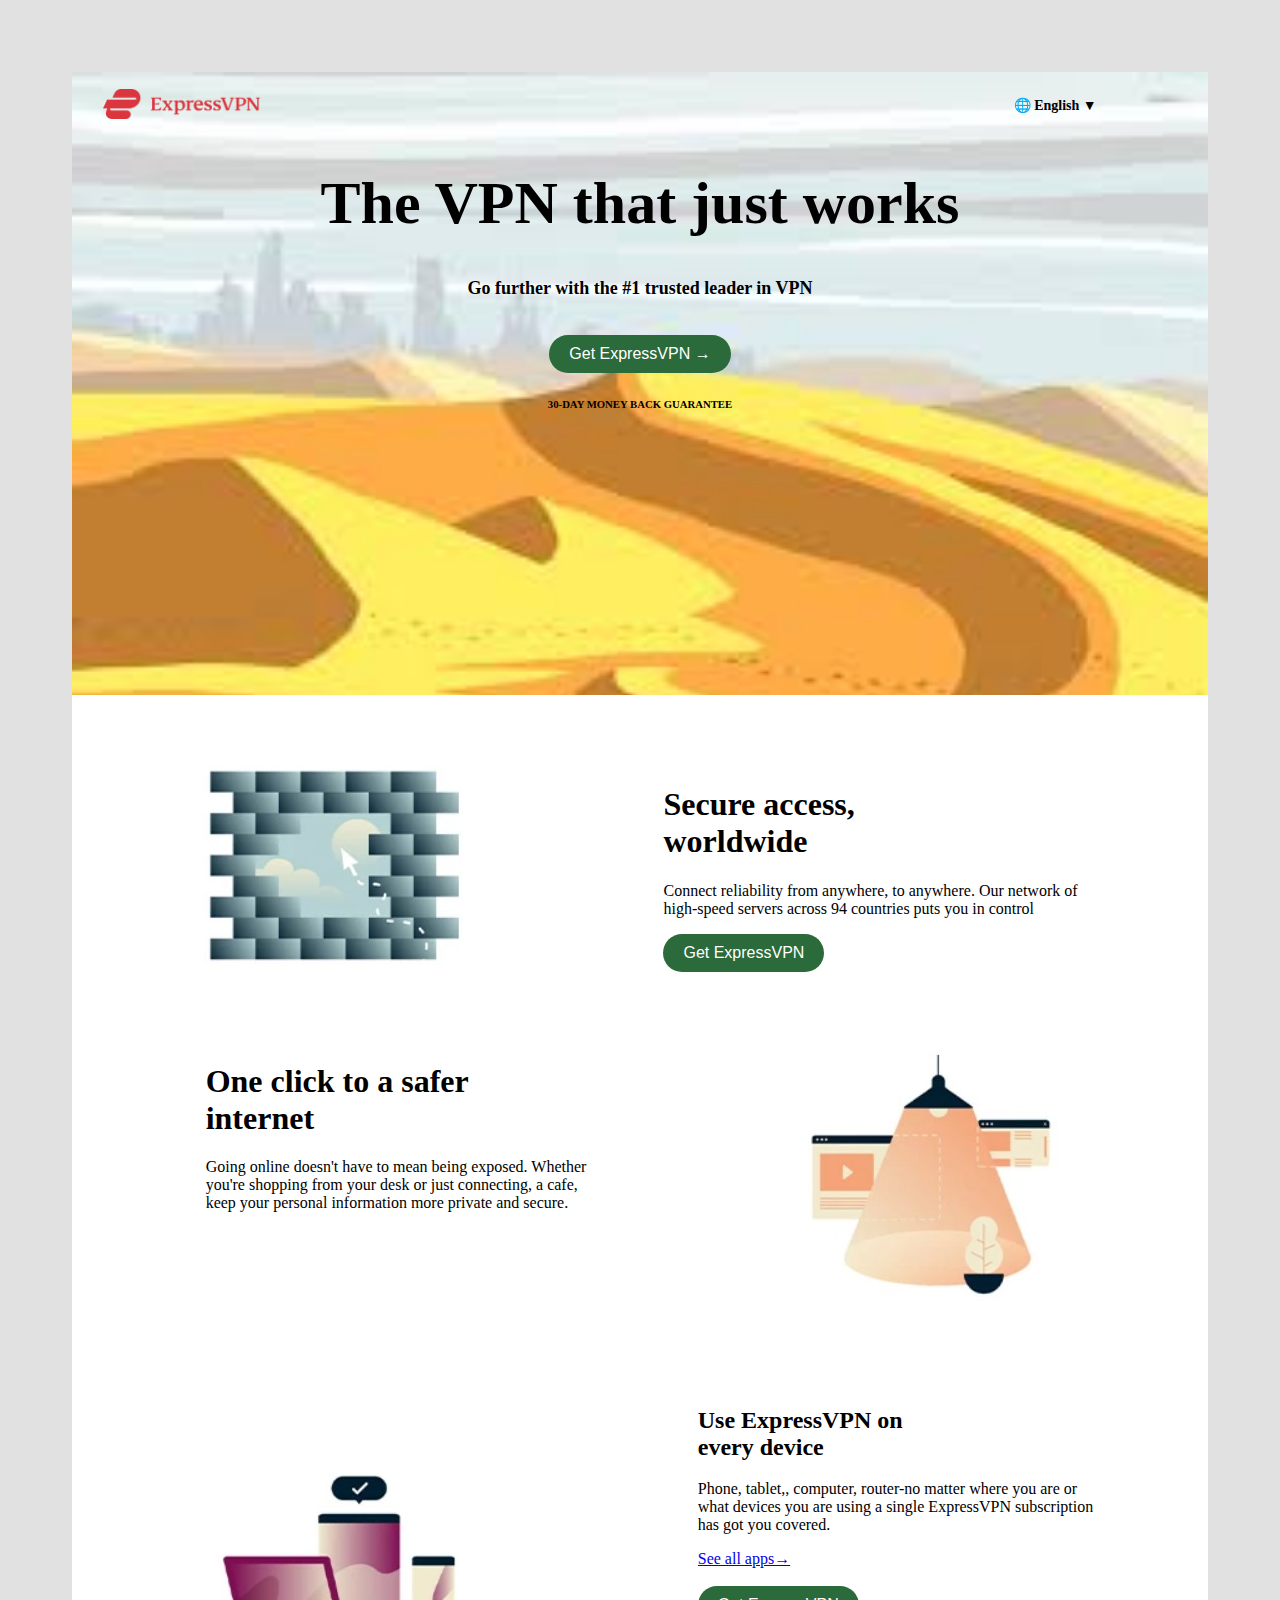
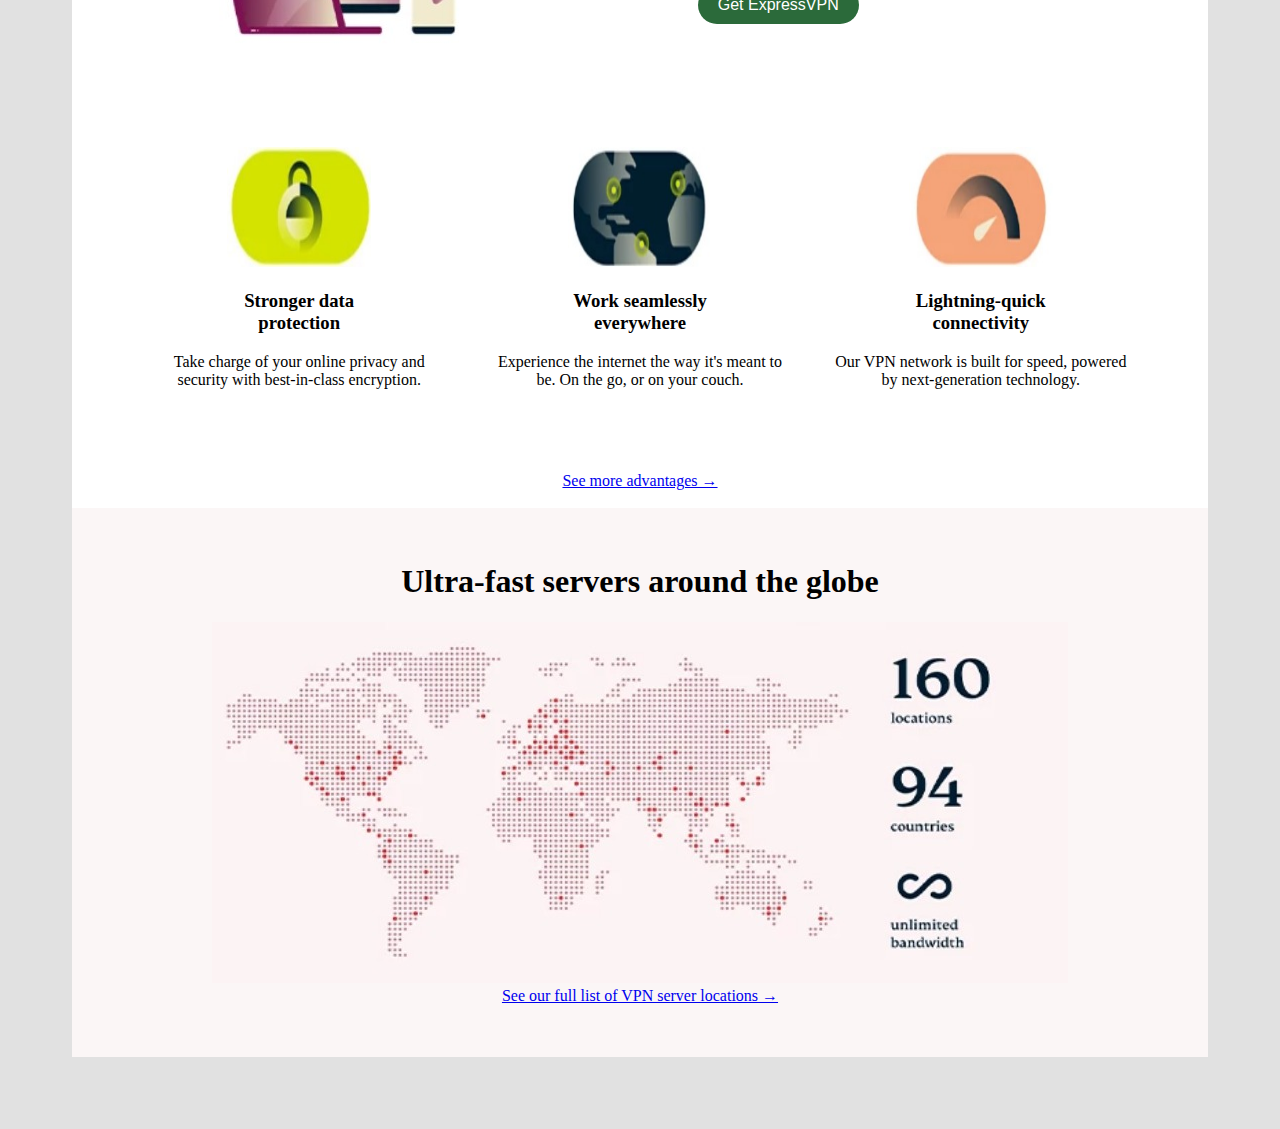
<file: Level-1_Task-1/index.html>
<!DOCTYPE html>
<html>
  <title>Landing Page</title>
  <link rel="stylesheet" type="text/css" href="styles.css" />
  <meta name="viewport" content="width=device-width, initial-scale=1" />
  <link
    rel="stylesheet"
    href="https://cdnjs.cloudflare.com/ajax/libs/font-awesome/4.7.0/css/font-awesome.min.css"
  />
  <body>
    <div class="container">
      <div class="header">
        <nav class="navbar">
          <div class="navbar-logo">
            <img src="images/logo.png" alt="Company Logo" />
          </div>
          <div class="navbar-language">
            <p>🌐 English &#x25BC;</p>
          </div>
        </nav>
        <h1>The VPN that just works</h1>
        <h3>Go further with the #1 trusted leader in VPN</h3>
        <br />
        <button class="green-button">Get ExpressVPN &#x2192;</button>
        <h6>30-DAY MONEY BACK GUARANTEE</h6>
      </div>

      <div class="container1">
        <div class="left">
          <img src="images/img1.jpeg" alt="Image description" />
        </div>
        <div class="right">
          <h1>
            Secure access,<br />
            worldwide
          </h1>
          <p>
            Connect reliability from anywhere, to anywhere. Our network of<br />
            high-speed servers across 94 countries puts you in control
          </p>
          <button class="green-button">Get ExpressVPN</button>
        </div>
      </div>

      <div class="container1">
        <div class="left">
          <h1>One click to a safer <br />internet</h1>
          <p>
            Going online doesn't have to mean being exposed. Whether<br />
            you're shopping from your desk or just connecting, a cafe,<br />
            keep your personal information more private and secure.
          </p>
        </div>
        <div class="right">
          <img src="images/img2.jpeg" alt="Image description" />
        </div>
      </div>

      <div class="container1">
        <div class="left">
          <img src="images/img3.jpeg" alt="Image description" />
        </div>
        <div class="right">
          <h2>Use ExpressVPN on <br />every device</h2>
          <p>
            Phone, tablet,, computer, router-no matter where you are or<br />
            what devices you are using a single ExpressVPN subscription
            <br />has got you covered.
          </p>
          <a href="#">See all apps&#x2192;</a><br /><br />
          <button class="green-button">Get ExpressVPN</button>
        </div>
      </div>

      <div class="container2">
        <div class="image1">
          <img src="images/secure1.jpeg" alt="Image 1" />
          <h3>
            Stronger data <br />
            protection
          </h3>
          <p>
            Take charge of your online privacy and <br />security with
            best-in-class encryption.
          </p>
        </div>
        <div class="image1">
          <img src="images/secure2.jpeg" alt="Image 2" />
          <h3>
            Work seamlessly<br />
            everywhere
          </h3>
          <p>
            Experience the internet the way it's meant to <br />be. On the go,
            or on your couch.
          </p>
        </div>
        <div class="image1">
          <img src="images/secure3.jpeg" alt="Image 3" />
          <h3>Lightning-quick <br />connectivity</h3>
          <p>
            Our VPN network is built for speed, powered <br />by next-generation
            technology.
          </p>
        </div>
      </div>
      <div style="text-align: center">
        <a href="#">See more advantages &#x2192;</a><br /><br />
      </div>

      <div class="footer">
        <h1>Ultra-fast servers around the globe</h1>
        <img src="images/globe.jpeg"/>
        <div >
          <a href="#">See our full list of VPN server locations &#x2192;</a><br /><br />
        </div>
      </div>

      


    </div>
  </body>
</html>
</file>
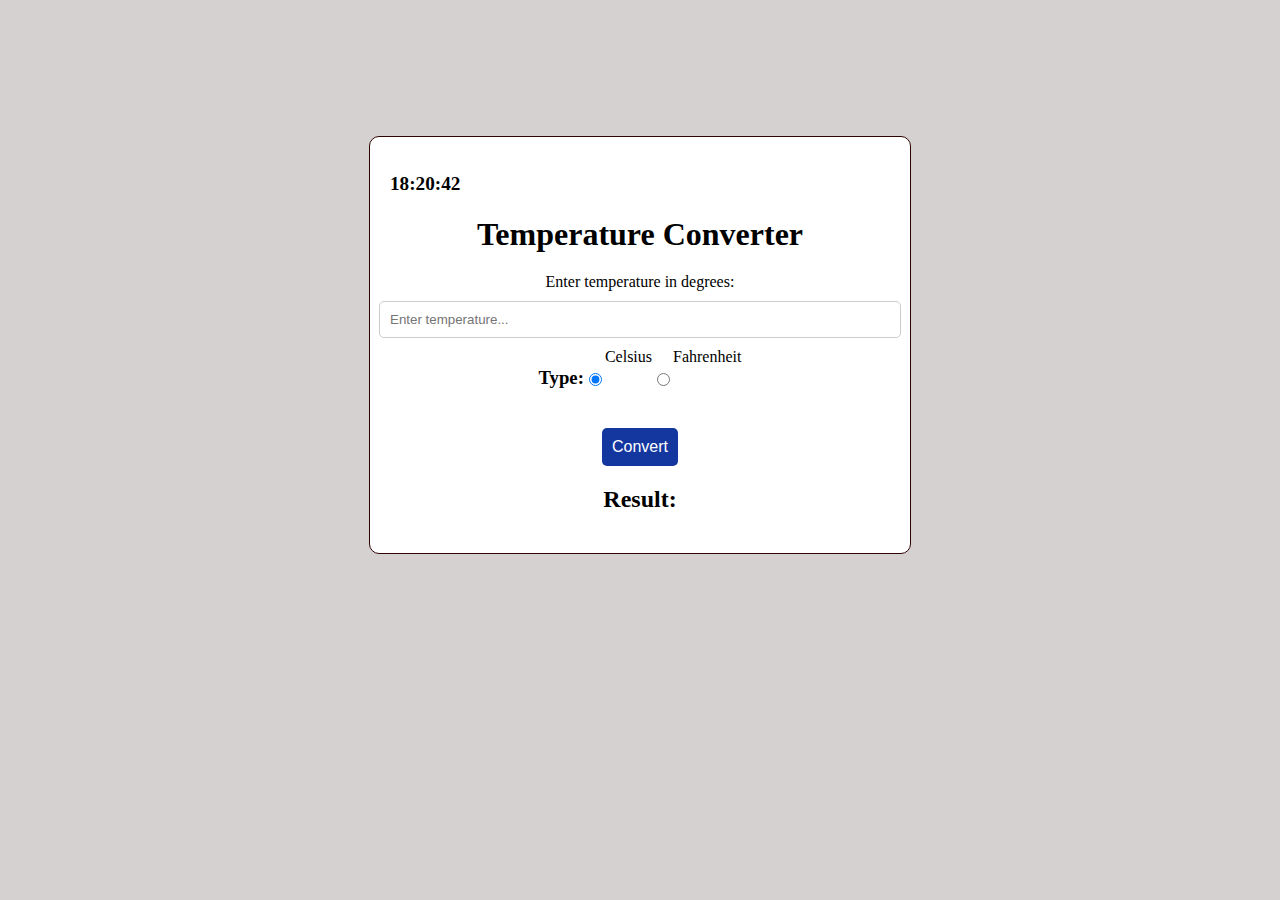
<file: Level-1_Task-3/index.html>
<!DOCTYPE html>
<html>
  <head>
    <meta charset="UTF-8" />
    <title>Temperature Converter</title>
    <link rel="stylesheet" href="style.css" />
  </head>
  <body>
    <div class="container">
      <p style="text-align: left"><time id="clock"></time></p>
      <script>
        // Get the current time and format it
        var now = new Date();
        var hours = now.getHours();
        var minutes = now.getMinutes();
        var seconds = now.getSeconds();
        var timeString =
          hours.toString().padStart(2, "0") +
          ":" +
          minutes.toString().padStart(2, "0") +
          ":" +
          seconds.toString().padStart(2, "0");

        // Set the time element's text to the formatted time
        document.getElementById("clock").textContent = timeString;

        // Update the time every second
        setInterval(function () {
          var now = new Date();
          var hours = now.getHours();
          var minutes = now.getMinutes();
          var seconds = now.getSeconds();
          var timeString =
            hours.toString().padStart(2, "0") +
            ":" +
            minutes.toString().padStart(2, "0") +
            ":" +
            seconds.toString().padStart(2, "0");
          document.getElementById("clock").textContent = timeString;
        }, 1000);
      </script>
      <h1>Temperature Converter</h1>
      <form>
        <label for="temperature">Enter temperature in degrees:</label>
        <input
          type="number"
          id="temperature"
          placeholder="Enter temperature..."
        />
        <div class="radio-buttons">
          <h3>Type:</h3>
          <input
            type="radio"
            id="celsius"
            name="unit"
            value="Celsius"
            checked
          />
          <label for="celsius">Celsius</label>
          <input type="radio" id="fahrenheit" name="unit" value="Fahrenheit" />
          <label for="fahrenheit">Fahrenheit</label>
        </div>
        <button type="button" id="convert-btn" onclick="convertTemperature()">
          Convert
        </button>
      </form>
      <h2>Result:</h2>
      <div id="result"></div>
    </div>
    <script src="script.js"></script>
  </body>
</html>
</file>
<file: Level-1_Task-1/styles.css>
body{
    padding: 5%;
    background-color: rgb(225, 225, 225);
}
.container{
    
    background-color: white;
}

.navbar {
    display: flex;
    justify-content: space-between;
    align-items: center;
    padding-left: 20px;
  }
  
  .navbar-logo img {
    height: 30px;
  }
  
  .navbar-menu {
    display: flex;
    list-style: none;
    margin: 0;
    padding: 0;
  }
  
  .navbar-menu li:last-child {
    margin-right: 0;
  }
  
  .navbar-menu li a {
    text-decoration: none;
    font-weight: bold;
  }
  
  .navbar-language {
    font-size: 14px;
    padding-right: 100px;
    color: black;
    font-weight: bold;
  }
  
  .language-selector {
    text-decoration: none;
  }
  
  .fa-globe:before {
    content: "\f0ac";
  }
  .header{
    padding: 1%;
    background-image: url(images/main.jpg);
    background-repeat: no-repeat;
    background-size: cover;
    height: 600px;
    text-align: center;
  }
  .header h1{
    font-size: 60px;
    font-family: Georgia, 'Times New Roman', Times, serif;
  }
  .header h3{
    font-size: large;
  }

  .green-button {
    background-color: #2b6a3a;
    color: #fff;
    border-radius: 20px;
    padding: 10px 20px;
    font-size: 16px;
    border: none;
    cursor: pointer;
  }
  .container1{
    display: flex;
    justify-content: center;
    padding-top: 70px;
  }
  .left {
    float: left;
    margin-right: 200px;
  }
  
  .right {
    overflow: hidden; /* Clear the float */
  }
  .container2 {
    width: 100%;
    overflow: hidden;
    padding: 5%;
    text-align: center;
  }

  .image1 {
    float: left;
    width: 30%;
    padding: 10px;
    box-sizing: border-box;
  }

  .image1 img {
    width: 45%;
    height: 120px;
  }

  .footer{
    background-color: rgb(251, 246, 246);
    text-align: center;
    padding: 3%;
  }
</file>
<file: Level-1_Task-3/style.css>
body{
    text-align: center;
    padding-top: 10%;
    background-color: rgb(214, 209, 209);
}
.container {
    max-width: 500px;
    margin: 0 auto;
    padding: 20px;
    border: 1px solid #300303;
    border-radius: 10px;
    background-color: white;

  }
  
  h1 {
    text-align: center;
    margin-bottom: 20px;
  }
  
  form {
    display: flex;
    flex-direction: column;
    align-items: center;
    margin-bottom: 20px;
  }
  
  label {
    margin-bottom: 10px;
  }
  
  input[type="number"] {
    width: 100%;
    padding: 10px;
    margin-bottom: 10px;
    border-radius: 5px;
    border: 1px solid #ccc;
  }
  
  .radio-buttons {
    display: flex;
    justify-content: center;
    margin-bottom: 20px;
  }
  
  button {
    background-color: #14379f;
    color: #fff;
    border: none;
    border-radius: 5px;
    padding: 10px;
    cursor: pointer;
    font-size: 16px;
  }
  
  button:hover {
    background-color: #4a57b9;
  }
  
  #result {
    text-align: center;
    font-size: 24px;
    font-weight: bold;
    margin-top: 20px;
  }
  time {
    font-size: 1.2em;
    font-weight: bold;
    color: black;
}
</file>
